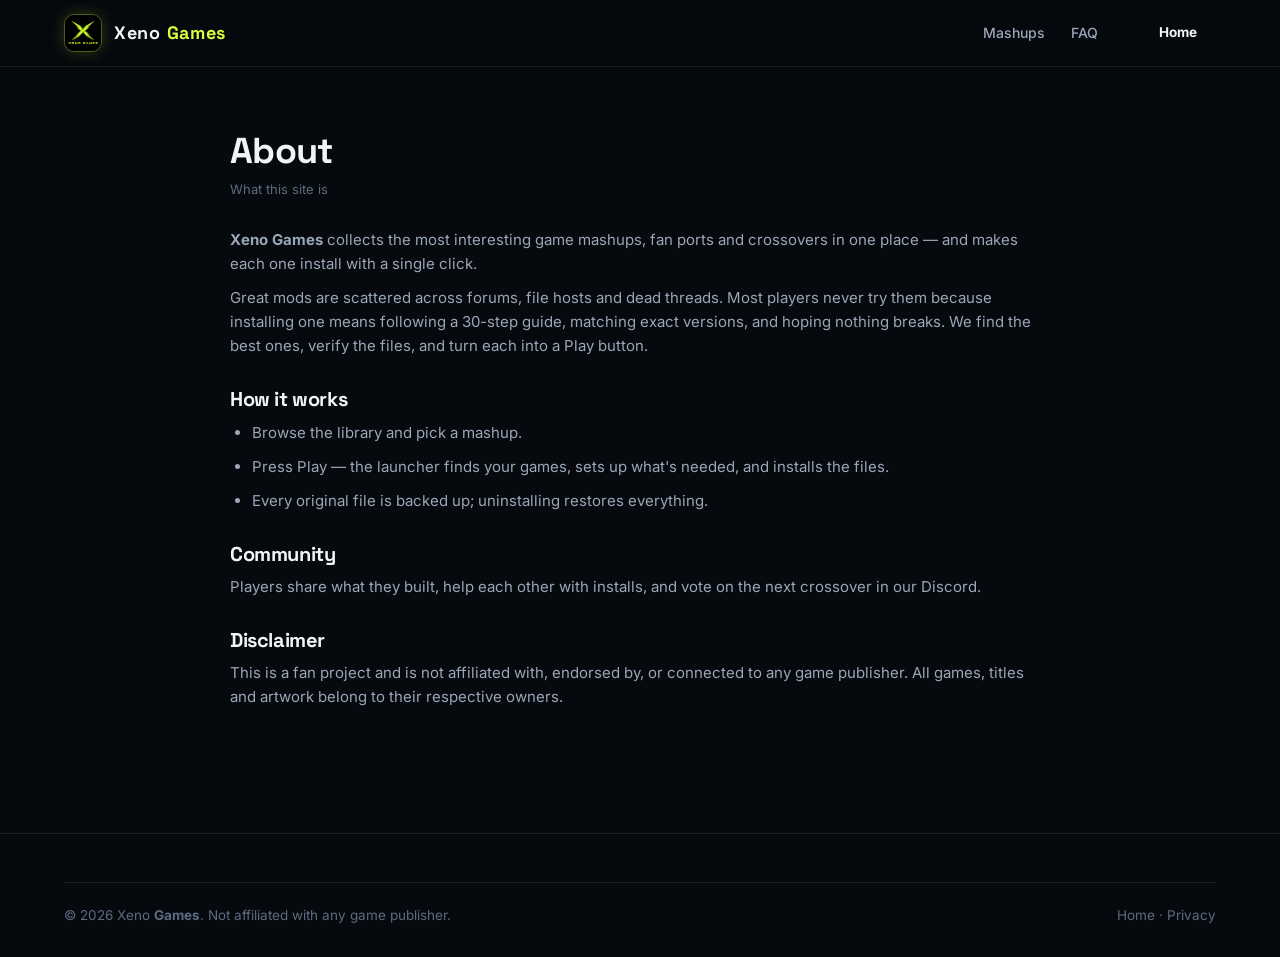
<file: about.html>
<!DOCTYPE html>
<html lang="en">
<head>
<meta charset="UTF-8">
<meta name="viewport" content="width=device-width, initial-scale=1.0">
<title>About — Xeno Games</title>
<link rel="preconnect" href="https://fonts.googleapis.com">
<link href="https://fonts.googleapis.com/css2?family=Space+Grotesk:wght@500;700;800&family=Inter:wght@400;500;600&display=swap" rel="stylesheet">
<link rel="icon" type="image/png" href="assets/logo.png">
<link rel="stylesheet" href="styles.css">
</head>
<body>
<nav><div class="wrap nav-in">
<a class="logo" href="index.html"><img src="assets/logo.png" alt="Xeno Games Logo" class="logo-img"><span data-sitename>Xeno <b>Games</b></span></a>
<div class="nav-links"><a href="index.html#mashups">Mashups</a><a href="index.html#faq">FAQ</a></div>
<a class="btn btn-pri btn-sm" href="index.html" style="margin-left:12px">Home</a>
</div></nav>
<div class="wrap page">
<h1>About</h1>
<div class="upd">What this site is</div>
<p><b>Xeno Games</b> collects the most interesting game mashups, fan ports and crossovers in one place — and makes each one install with a single click.</p>
<p>Great mods are scattered across forums, file hosts and dead threads. Most players never try them because installing one means following a 30-step guide, matching exact versions, and hoping nothing breaks. We find the best ones, verify the files, and turn each into a Play button.</p>
<h2>How it works</h2>
<ul>
<li>Browse the library and pick a mashup.</li>
<li>Press Play — the launcher finds your games, sets up what's needed, and installs the files.</li>
<li>Every original file is backed up; uninstalling restores everything.</li>
</ul>
<h2>Community</h2>
<p>Players share what they built, help each other with installs, and vote on the next crossover in our Discord.</p>
<h2>Disclaimer</h2>
<p>This is a fan project and is not affiliated with, endorsed by, or connected to any game publisher. All games, titles and artwork belong to their respective owners.</p>
</div>
<footer><div class="wrap"><div class="fine">
<span>© <span data-year>2026</span> <span data-sitename>Xeno <b>Games</b></span>. Not affiliated with any game publisher.</span>
<span><a href="index.html">Home</a> · <a href="privacy.html">Privacy</a></span>
</div></div></footer>
<script src="app.js"></script>
</body>
</html>
</file>
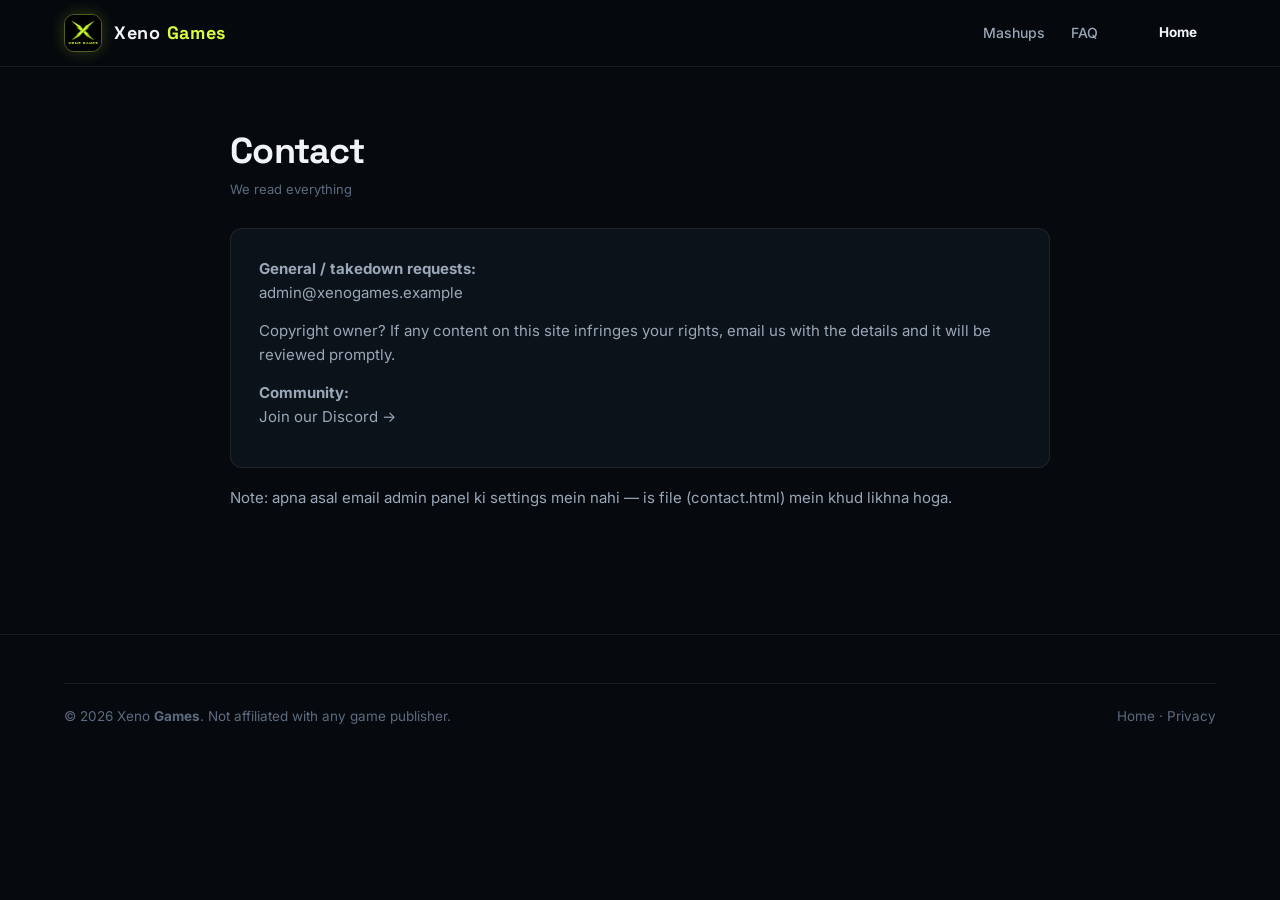
<file: contact.html>
<!DOCTYPE html>
<html lang="en">
<head>
<meta charset="UTF-8">
<meta name="viewport" content="width=device-width, initial-scale=1.0">
<title>Contact — Xeno Games</title>
<link rel="preconnect" href="https://fonts.googleapis.com">
<link href="https://fonts.googleapis.com/css2?family=Space+Grotesk:wght@500;700;800&family=Inter:wght@400;500;600&display=swap" rel="stylesheet">
<link rel="icon" type="image/png" href="assets/logo.png">
<link rel="stylesheet" href="styles.css">
</head>
<body>
<nav><div class="wrap nav-in">
<a class="logo" href="index.html"><img src="assets/logo.png" alt="Xeno Games Logo" class="logo-img"><span data-sitename>Xeno <b>Games</b></span></a>
<div class="nav-links"><a href="index.html#mashups">Mashups</a><a href="index.html#faq">FAQ</a></div>
<a class="btn btn-pri btn-sm" href="index.html" style="margin-left:12px">Home</a>
</div></nav>
<div class="wrap page">
<h1>Contact</h1>
<div class="upd">We read everything</div>
<div class="contact-card">
<p><b>General / takedown requests:</b><br><span style="color:var(--cy)">admin@xenogames.example</span></p>
<p class="mut" style="margin-top:14px">Copyright owner? If any content on this site infringes your rights, email us with the details and it will be reviewed promptly.</p>
<p style="margin-top:14px"><b>Community:</b><br><a data-discord href="#" style="color:var(--cy)">Join our Discord →</a></p>
</div>
<p class="mut" style="margin-top:18px">Note: apna asal email admin panel ki settings mein nahi — is file (contact.html) mein khud likhna hoga.</p>
</div>
<footer><div class="wrap"><div class="fine">
<span>© <span data-year>2026</span> <span data-sitename>Xeno <b>Games</b></span>. Not affiliated with any game publisher.</span>
<span><a href="index.html">Home</a> · <a href="privacy.html">Privacy</a></span>
</div></div></footer>
<script src="app.js"></script>
</body>
</html>
</file>
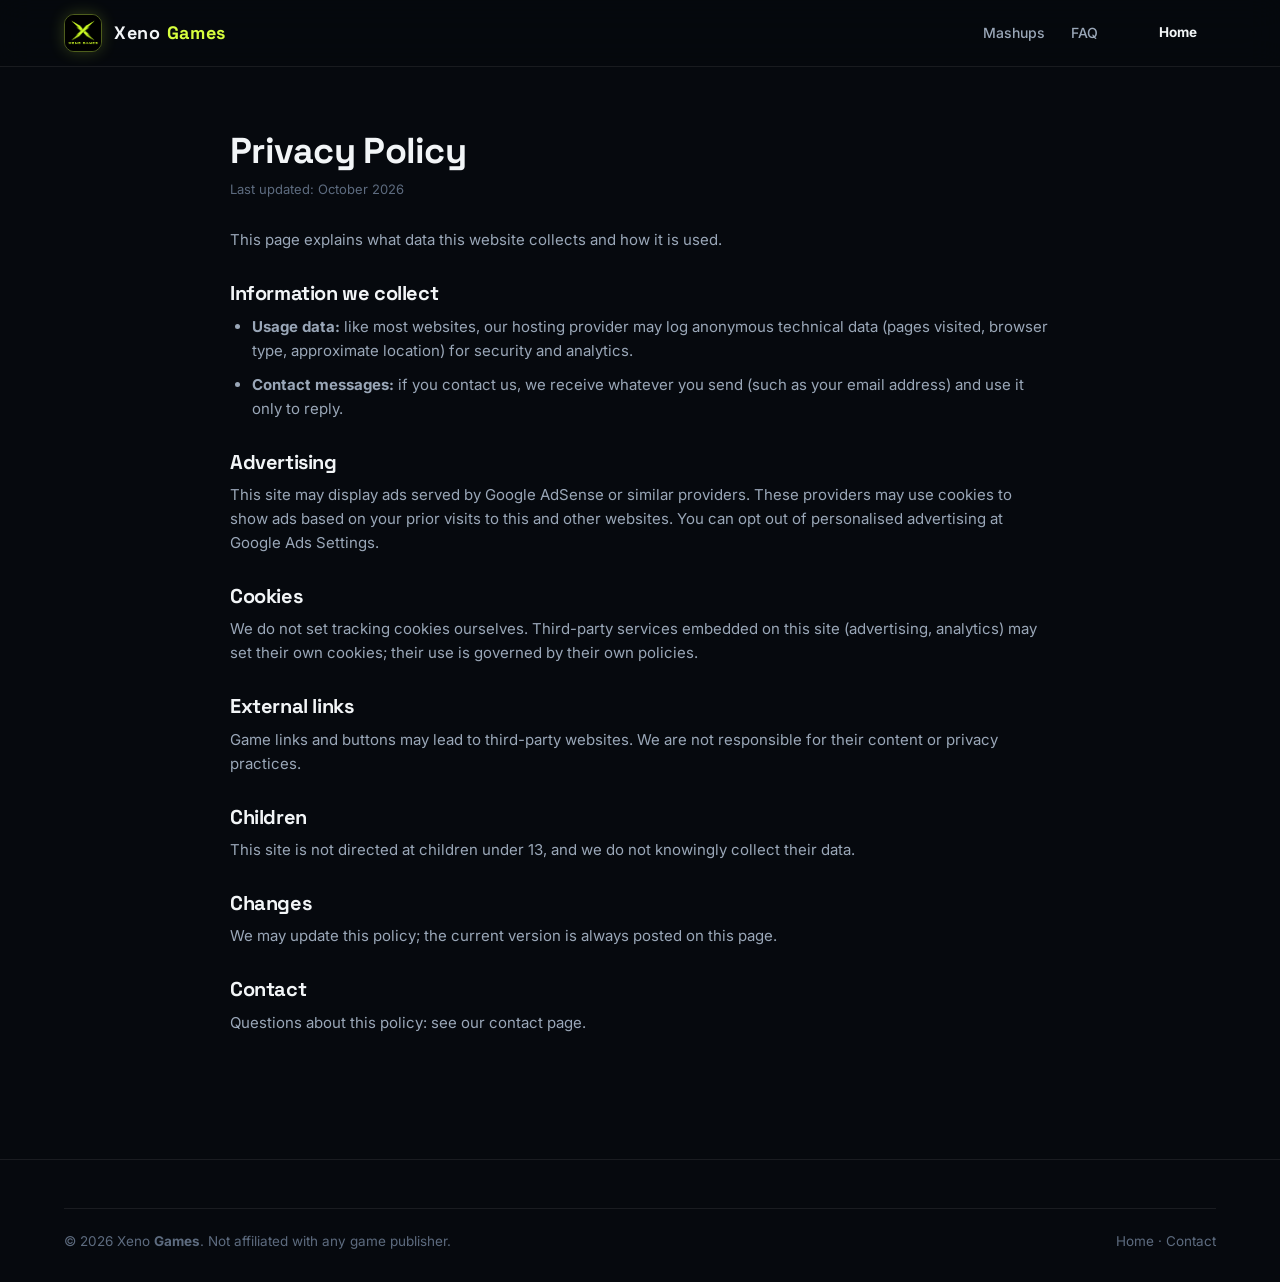
<file: privacy.html>
<!DOCTYPE html>
<html lang="en">
<head>
<meta charset="UTF-8">
<meta name="viewport" content="width=device-width, initial-scale=1.0">
<title>Privacy Policy — Xeno Games</title>
<link rel="preconnect" href="https://fonts.googleapis.com">
<link href="https://fonts.googleapis.com/css2?family=Space+Grotesk:wght@500;700;800&family=Inter:wght@400;500;600&display=swap" rel="stylesheet">
<link rel="icon" type="image/png" href="assets/logo.png">
<link rel="stylesheet" href="styles.css">
</head>
<body>
<nav><div class="wrap nav-in">
<a class="logo" href="index.html"><img src="assets/logo.png" alt="Xeno Games Logo" class="logo-img"><span data-sitename>Xeno <b>Games</b></span></a>
<div class="nav-links"><a href="index.html#mashups">Mashups</a><a href="index.html#faq">FAQ</a></div>
<a class="btn btn-pri btn-sm" href="index.html" style="margin-left:12px">Home</a>
</div></nav>
<div class="wrap page">
<h1>Privacy Policy</h1>
<div class="upd">Last updated: October 2026</div>
<p>This page explains what data this website collects and how it is used.</p>
<h2>Information we collect</h2>
<ul>
<li><b>Usage data:</b> like most websites, our hosting provider may log anonymous technical data (pages visited, browser type, approximate location) for security and analytics.</li>
<li><b>Contact messages:</b> if you contact us, we receive whatever you send (such as your email address) and use it only to reply.</li>
</ul>
<h2>Advertising</h2>
<p>This site may display ads served by Google AdSense or similar providers. These providers may use cookies to show ads based on your prior visits to this and other websites. You can opt out of personalised advertising at <a href="https://www.google.com/settings/ads" style="color:var(--cy)">Google Ads Settings</a>.</p>
<h2>Cookies</h2>
<p>We do not set tracking cookies ourselves. Third-party services embedded on this site (advertising, analytics) may set their own cookies; their use is governed by their own policies.</p>
<h2>External links</h2>
<p>Game links and buttons may lead to third-party websites. We are not responsible for their content or privacy practices.</p>
<h2>Children</h2>
<p>This site is not directed at children under 13, and we do not knowingly collect their data.</p>
<h2>Changes</h2>
<p>We may update this policy; the current version is always posted on this page.</p>
<h2>Contact</h2>
<p>Questions about this policy: see our <a href="contact.html" style="color:var(--cy)">contact page</a>.</p>
</div>
<footer><div class="wrap"><div class="fine">
<span>© <span data-year>2026</span> <span data-sitename>Xeno <b>Games</b></span>. Not affiliated with any game publisher.</span>
<span><a href="index.html">Home</a> · <a href="contact.html">Contact</a></span>
</div></div></footer>
<script src="app.js"></script>
</body>
</html>
</file>
<file: styles.css>
/* XENO GAMES — premium dark product design */
:root{
  --bg:#06090e; --bg2:#0a0f16; --panel:#0c1219; --panel2:#101722;
  --line:rgba(255,255,255,.08); --line2:rgba(255,255,255,.14);
  --txt:#f2f5f7; --mut:#9aa7b8; --dim:#5d6b7f;
  --volt:#d7ff3e; --volt-d:#a8cc22;
  --r:12px; --max:1200px;
  --fh:'Space Grotesk',system-ui,sans-serif; --fb:'Inter',system-ui,sans-serif;
  --mono:ui-monospace,'SF Mono',Menlo,monospace;
}
*{margin:0;padding:0;box-sizing:border-box}
html{scroll-behavior:smooth}
body{background:var(--bg);color:var(--txt);font-family:var(--fb);line-height:1.6;-webkit-font-smoothing:antialiased}
a{color:inherit;text-decoration:none}
img{display:block;max-width:100%}
.wrap{max-width:var(--max);margin:0 auto;padding:0 24px}
h1,h2,h3{font-family:var(--fh);letter-spacing:-.02em;line-height:1.12}
::selection{background:var(--volt);color:#0a0f05}

/* ---------- ANNOUNCEMENT ---------- */
.announcement-bar{background:linear-gradient(90deg,rgba(215,255,62,.9),rgba(56,189,248,.9));color:#06090e;font-weight:700;font-size:13px;padding:9px 16px;text-align:center;letter-spacing:.02em;position:relative;z-index:65}

/* ---------- NAV ---------- */
nav{position:sticky;top:0;z-index:60;background:rgba(6,9,14,.85);backdrop-filter:blur(16px);border-bottom:1px solid var(--line)}
.nav-in{display:flex;align-items:center;height:66px;gap:30px}
.logo{font-family:var(--fh);font-weight:800;font-size:18px;letter-spacing:.04em;display:flex;align-items:center;gap:12px}
.logo-img{width:38px;height:38px;border-radius:10px;object-fit:cover;display:block;border:1px solid rgba(215,255,62,.35);box-shadow:0 0 16px rgba(215,255,62,.2);transition:transform .2s,box-shadow .2s}
.logo:hover .logo-img{transform:scale(1.06);box-shadow:0 0 24px rgba(215,255,62,.45)}
.logo .mark{width:30px;height:30px;border-radius:8px;background:var(--volt);color:#0a0f05;display:flex;align-items:center;justify-content:center;font-weight:800;font-size:16px}
.logo b{color:var(--volt);font-weight:800}
.nav-links{display:flex;gap:26px;margin-left:auto;font-size:14px;color:var(--mut);font-weight:500}
.nav-links a:hover{color:var(--txt)}
.btn{display:inline-flex;align-items:center;gap:9px;padding:12px 24px;border-radius:9px;font-weight:700;font-size:15px;border:1px solid transparent;cursor:pointer;transition:.16s;font-family:var(--fb)}
.btn-volt{background:var(--volt);color:#0c1204}
.btn-volt:hover{background:#e6ff70;transform:translateY(-1px)}
.btn-gho{border-color:var(--line2);color:var(--txt);background:transparent}
.btn-gho:hover{border-color:var(--volt);color:var(--volt)}
.btn-sm{padding:9px 18px;font-size:13.5px}

/* ---------- HERO ---------- */
.hero{position:relative;padding:64px 0 0;overflow:hidden;border-bottom:1px solid var(--line)}
.hero::before{content:"";position:absolute;inset:0;pointer-events:none;
  background:radial-gradient(800px 400px at 12% 0%,rgba(215,255,62,.06),transparent 60%),
             radial-gradient(700px 500px at 95% 30%,rgba(215,255,62,.04),transparent 60%)}
.hero-grid{display:grid;grid-template-columns:1.05fr 0.95fr;gap:44px;align-items:center;margin-bottom:56px}
@media(max-width:960px){
  .hero-grid{grid-template-columns:1fr;gap:36px;margin-bottom:44px}
  .hero{padding:48px 0 0}
}
.kicker{display:inline-flex;align-items:center;gap:10px;font-size:12px;font-weight:700;letter-spacing:.22em;color:var(--volt);text-transform:uppercase;margin-bottom:18px}
.kicker::before{content:"";width:26px;height:2px;background:var(--volt)}
.hero h1{font-size:clamp(36px,4.5vw,62px);font-weight:800;max-width:14ch;margin-bottom:18px}
.hero h1 em{font-style:normal;color:var(--volt)}
.hero .sub{color:var(--mut);font-size:clamp(14.5px,1.5vw,17px);max-width:54ch;margin-bottom:28px}
.hero-cta{display:flex;gap:14px;flex-wrap:wrap}

/* ---------- HERO SLIDER ---------- */
.hero-slider-wrap{width:100%;max-width:560px;margin:0 auto}
.hero-slider{position:relative;background:var(--panel);border:1px solid var(--line2);border-radius:18px;overflow:hidden;box-shadow:0 24px 60px -20px rgba(0,0,0,.8),0 0 35px -10px rgba(215,255,62,.15);aspect-ratio:16/10;transition:border-color .3s,box-shadow .3s}
.hero-slider:hover{border-color:rgba(215,255,62,.5);box-shadow:0 30px 70px -20px rgba(0,0,0,.9),0 0 50px -10px rgba(215,255,62,.3)}
.slider-badge{position:absolute;top:14px;left:14px;z-index:5;background:rgba(6,9,14,.8);backdrop-filter:blur(8px);border:1px solid rgba(215,255,62,.45);color:var(--volt);font-size:11px;font-weight:800;letter-spacing:.12em;text-transform:uppercase;padding:5px 12px;border-radius:100px}
.slider-track{width:100%;height:100%;position:relative}
.slide{position:absolute;inset:0;opacity:0;visibility:hidden;transition:opacity .55s cubic-bezier(.4,0,.2,1),transform .55s cubic-bezier(.4,0,.2,1);transform:scale(1.03)}
.slide.active{opacity:1;visibility:visible;transform:scale(1)}
.slide img{width:100%;height:100%;object-fit:cover;display:block}
.slide-caption{position:absolute;bottom:0;left:0;right:0;padding:36px 18px 18px;background:linear-gradient(to top,rgba(6,9,14,.95) 0%,rgba(6,9,14,.6) 65%,transparent 100%);z-index:2;pointer-events:none}
.slide-caption h3{font-size:17px;font-weight:700;color:#fff;margin-bottom:3px;font-family:var(--fh)}
.slide-caption p{font-size:12.5px;color:var(--mut)}
.slider-btn{position:absolute;top:50%;transform:translateY(-50%);z-index:6;width:38px;height:38px;border-radius:50%;background:rgba(6,9,14,.7);backdrop-filter:blur(8px);border:1px solid var(--line2);color:#fff;display:flex;align-items:center;justify-content:center;cursor:pointer;font-size:13px;transition:.2s;opacity:0}
.hero-slider:hover .slider-btn{opacity:1}
.slider-btn:hover{background:var(--volt);color:#06090e;border-color:var(--volt);transform:translateY(-50%) scale(1.08)}
.slider-btn.prev{left:12px}
.slider-btn.next{right:12px}
.slider-dots{position:absolute;bottom:14px;right:16px;z-index:6;display:flex;gap:6px;align-items:center}
.slider-dots .dot{width:8px;height:8px;border-radius:50%;background:rgba(255,255,255,.3);border:none;cursor:pointer;padding:0;transition:width .25s,background-color .25s,border-radius .25s}
.slider-dots .dot.active{width:22px;border-radius:10px;background:var(--volt)}
.proof{border-top:1px solid var(--line);padding:26px 0 30px}
.proof .plabel{font-size:12px;letter-spacing:.2em;color:var(--dim);text-transform:uppercase;margin-bottom:16px;font-weight:700}
.clips{display:grid;grid-template-columns:repeat(auto-fit,minmax(220px,1fr));gap:14px}
.clip{background:var(--panel);border:1px solid var(--line);border-radius:var(--r);overflow:hidden;transition:.18s;cursor:pointer}
.clip:hover{border-color:rgba(215,255,62,.5);transform:translateY(-3px)}
.clip .th{aspect-ratio:16/9;position:relative;background:#0a0f16;overflow:hidden}
.clip .th img{width:100%;height:100%;object-fit:cover}
.clip .th .dur{position:absolute;right:8px;bottom:8px;background:rgba(0,0,0,.75);font-size:11px;padding:2px 7px;border-radius:5px;font-weight:600}
.clip .th .playb{position:absolute;left:8px;bottom:8px;width:30px;height:30px;border-radius:50%;background:var(--volt);color:#0c1204;display:flex;align-items:center;justify-content:center;font-size:12px}
.clip .cb{padding:12px 14px}
.clip .cb b{font-size:14px;display:block;margin-bottom:3px}
.clip .cb span{font-size:12px;color:var(--dim)}

/* ---------- TICKER ---------- */
.ticker{border-bottom:1px solid var(--line);overflow:hidden;white-space:nowrap;padding:13px 0;background:var(--bg2)}
.ticker .tk{display:inline-block;animation:tk 30s linear infinite;font-family:var(--fh);font-size:13px;letter-spacing:.14em;color:var(--dim);text-transform:uppercase}
.ticker .tk span{margin:0 26px}
.ticker .tk i{color:var(--volt);font-style:normal;margin-right:26px}
@keyframes tk{to{transform:translateX(-50%)}}

/* ---------- SECTIONS ---------- */
section{padding:76px 0}
.sec-k{font-size:12px;font-weight:700;letter-spacing:.22em;color:var(--volt);text-transform:uppercase;margin-bottom:14px}
.sec-h{font-size:clamp(28px,4vw,44px);font-weight:800;margin-bottom:14px;max-width:20ch}
.sec-p{color:var(--mut);max-width:62ch;margin-bottom:40px;font-size:16px}

/* ---------- GAME GRID ---------- */
.grid{display:grid;grid-template-columns:repeat(auto-fill,minmax(300px,1fr));gap:18px}
.gcard{background:var(--panel);border:1px solid var(--line);border-radius:14px;overflow:hidden;transition:.18s;display:flex;flex-direction:column}
.gcard:hover{transform:translateY(-4px);border-color:rgba(215,255,62,.45);box-shadow:0 22px 50px -20px rgba(215,255,62,.18)}
.gcard .th{aspect-ratio:16/9;position:relative;overflow:hidden;background:#0a0f16}
.gcard .th img{width:100%;height:100%;object-fit:cover;transition:.3s}
.gcard:hover .th img{transform:scale(1.04)}
.gcard .th.fb{display:flex;align-items:center;justify-content:center;font-family:var(--fh);font-weight:800;font-size:56px;color:rgba(255,255,255,.9)}
.gcard .tb{padding:18px;display:flex;flex-direction:column;gap:9px;flex:1}
.gtag{align-self:flex-start;font-size:10.5px;font-weight:800;letter-spacing:.14em;text-transform:uppercase;color:var(--volt);border:1px solid rgba(215,255,62,.35);background:rgba(215,255,62,.06);padding:4px 10px;border-radius:100px}
.gcard h3{font-size:18px}
.gcard-desc{color:var(--mut);font-size:13.5px;line-height:1.55;flex:1;white-space:pre-line}
.gcard-desc.collapsed{display:-webkit-box;-webkit-line-clamp:3;-webkit-box-orient:vertical;overflow:hidden;white-space:normal}
.btn-more{background:transparent;border:none;color:var(--volt);font-size:12px;font-weight:700;cursor:pointer;padding:2px 0;display:inline-flex;align-items:center;gap:4px;margin-top:2px;font-family:inherit;align-self:flex-start;transition:color .16s}
.btn-more:hover{color:#fff;text-decoration:underline}
.gf{display:flex;gap:10px;align-items:center;margin-top:8px}
.gf .btn{flex:1;justify-content:center}
.verified{font-size:11.5px;color:var(--dim);display:flex;align-items:center;gap:5px}
.verified::before{content:"✓";color:var(--volt);font-weight:800}

/* ---------- LAUNCHER MOCKUP ---------- */
.launch-sec{background:var(--bg2);border-top:1px solid var(--line);border-bottom:1px solid var(--line)}
.launch-grid{display:grid;grid-template-columns:1fr 1fr;gap:48px;align-items:center}
@media(max-width:900px){.launch-grid{grid-template-columns:1fr}}
.appwin{background:#0a0e14;border:1px solid var(--line2);border-radius:14px;overflow:hidden;box-shadow:0 40px 90px -30px rgba(0,0,0,.8)}
.appbar{display:flex;align-items:center;gap:8px;padding:12px 16px;border-bottom:1px solid var(--line);background:#0d131b}
.appbar .d{width:11px;height:11px;border-radius:50%;background:#2a3542}
.appbar .t{margin-left:10px;font-size:12.5px;color:var(--mut);font-weight:600}
.appbody{display:grid;grid-template-columns:150px 1fr;min-height:340px}
.appside{border-right:1px solid var(--line);padding:14px 10px;display:flex;flex-direction:column;gap:4px;background:#0c1118}
.appside a{font-size:12.5px;color:var(--mut);padding:8px 12px;border-radius:7px;font-weight:600}
.appside a.on{background:rgba(215,255,62,.1);color:var(--volt)}
.appmain{padding:16px}
.approw{display:flex;align-items:center;gap:12px;padding:10px;border:1px solid var(--line);border-radius:10px;margin-bottom:10px;background:#0d141d}
.approw .im{width:52px;height:52px;border-radius:8px;flex-shrink:0;overflow:hidden}
.approw .im img{width:100%;height:100%;object-fit:cover}
.approw .in{flex:1;min-width:0}
.approw .in b{font-size:13px;display:block;white-space:nowrap;overflow:hidden;text-overflow:ellipsis}
.approw .in span{font-size:11px;color:var(--dim)}
.pbtn{background:var(--volt);color:#0c1204;font-size:12px;font-weight:800;padding:8px 18px;border-radius:7px;border:none;cursor:pointer}
.appfoot{border-top:1px solid var(--line);padding:10px 16px;font-size:11.5px;color:var(--dim);display:flex;justify-content:space-between;background:#0d131b}
.appfoot .ok{color:var(--volt)}
.lfeat{display:flex;gap:14px;margin-bottom:22px}
.lfeat .n{font-family:var(--fh);color:var(--volt);font-weight:800;font-size:14px;border:1px solid rgba(215,255,62,.4);width:34px;height:34px;border-radius:9px;display:flex;align-items:center;justify-content:center;flex-shrink:0}
.lfeat h3{font-size:16.5px;margin-bottom:5px}
.lfeat p{color:var(--mut);font-size:14px}

/* ---------- TERMINAL ---------- */
.term{background:#05070b;border:1px solid var(--line2);border-radius:14px;overflow:hidden;box-shadow:0 30px 70px -30px rgba(0,0,0,.9)}
.term .appbar{background:#0a0e14}
.term pre{padding:22px 24px;font-family:var(--mono);font-size:13px;line-height:2;color:#c9d4e0;overflow-x:auto;min-height:280px}
.term .g{color:var(--volt)} .term .gr{color:#4ade80} .term .d2{color:var(--dim)} .term .c{color:#7dd3fc}
.steps4{display:grid;grid-template-columns:repeat(auto-fit,minmax(220px,1fr));gap:16px;margin-top:28px}
.stp{border-left:2px solid rgba(215,255,62,.35);padding:4px 0 4px 18px}
.stp b{font-family:var(--fh);font-size:15px;display:block;margin-bottom:4px}
.stp b i{font-style:normal;color:var(--volt);margin-right:8px}
.stp p{color:var(--mut);font-size:13.5px}

/* ---------- AD SLOTS ---------- */
.adslot{border:1.5px dashed var(--line2);border-radius:var(--r);background:rgba(255,255,255,.015);color:var(--dim);
  font-size:11px;letter-spacing:.2em;text-transform:uppercase;text-align:center;padding:28px 16px;margin:30px auto;max-width:var(--max)}
.adslot small{display:block;margin-top:6px;letter-spacing:.02em;text-transform:none;color:#475569;font-size:12px}

/* ---------- COMMUNITY ---------- */
.comm{border:1px solid var(--line2);border-radius:20px;padding:60px 44px;text-align:center;background:radial-gradient(600px 300px at 50% 0%,rgba(215,255,62,.07),transparent 70%),var(--panel)}
.comm h2{font-size:clamp(26px,3.6vw,38px);margin-bottom:12px}
.comm h2 em{font-style:normal;color:var(--volt)}
.comm p{color:var(--mut);max-width:600px;margin:0 auto 28px}
.chips{display:flex;gap:10px;justify-content:center;flex-wrap:wrap;margin-bottom:30px}
.chip{font-size:13px;color:var(--mut);border:1px solid var(--line2);padding:8px 16px;border-radius:100px;background:rgba(255,255,255,.02)}
.chip b{color:var(--volt)}

/* ---------- FAQ ---------- */
.faq{max-width:820px}
.faq details{background:var(--panel);border:1px solid var(--line);border-radius:12px;margin-bottom:10px;overflow:hidden}
.faq summary{padding:18px 22px;cursor:pointer;font-weight:600;font-size:15px;list-style:none;display:flex;justify-content:space-between;align-items:center;gap:12px}
.faq summary::-webkit-details-marker{display:none}
.faq summary::after{content:"+";color:var(--volt);font-size:22px;flex-shrink:0;font-weight:300}
.faq details[open] summary::after{content:"–"}
.faq .a{padding:0 22px 20px;color:var(--mut);font-size:14.5px}

/* ---------- CTA ---------- */
.cta{background:var(--volt);border-radius:20px;padding:64px 44px;text-align:center;color:#0c1204;position:relative;overflow:hidden}
.cta::after{content:"";position:absolute;inset:0;background:radial-gradient(500px 200px at 50% -20%,rgba(255,255,255,.5),transparent 60%);pointer-events:none}
.cta h2{font-size:clamp(28px,4vw,44px);margin-bottom:12px;position:relative}
.cta p{opacity:.7;margin-bottom:28px;font-weight:600;position:relative}
.cta .btn{background:#0c1204;color:#fff;position:relative}
.cta .btn:hover{background:#1c2a08}

/* ---------- FOOTER ---------- */
footer{border-top:1px solid var(--line);margin-top:50px;padding:48px 0 30px;color:var(--dim);font-size:13.5px}
.foot{display:flex;gap:44px;flex-wrap:wrap;justify-content:space-between;margin-bottom:28px}
.foot h4{color:var(--txt);font-size:13px;margin-bottom:14px;letter-spacing:.08em;text-transform:uppercase}
.foot a{display:block;margin-bottom:9px}
.foot a:hover{color:var(--volt)}
.fine{border-top:1px solid var(--line);padding-top:22px;display:flex;justify-content:space-between;gap:12px;flex-wrap:wrap}

/* ---------- INNER PAGES ---------- */
.page{padding:64px 0;max-width:820px}
.page h1{font-size:36px;margin-bottom:8px}
.page .upd{color:var(--dim);font-size:13px;margin-bottom:28px}
.page h2{font-size:20px;margin:30px 0 10px}
.page p,.page li{color:var(--mut);font-size:15px;margin-bottom:10px}
.page ul{padding-left:22px}
.contact-card{background:var(--panel);border:1px solid var(--line);border-radius:var(--r);padding:28px;margin-top:20px}

@media(max-width:680px){
  .nav-links{display:none}
  .hero{padding:60px 0 0}
  .appbody{grid-template-columns:1fr}
  .appside{flex-direction:row;border-right:none;border-bottom:1px solid var(--line);overflow-x:auto}
  .comm,.cta{padding:44px 24px}
}
</file>
